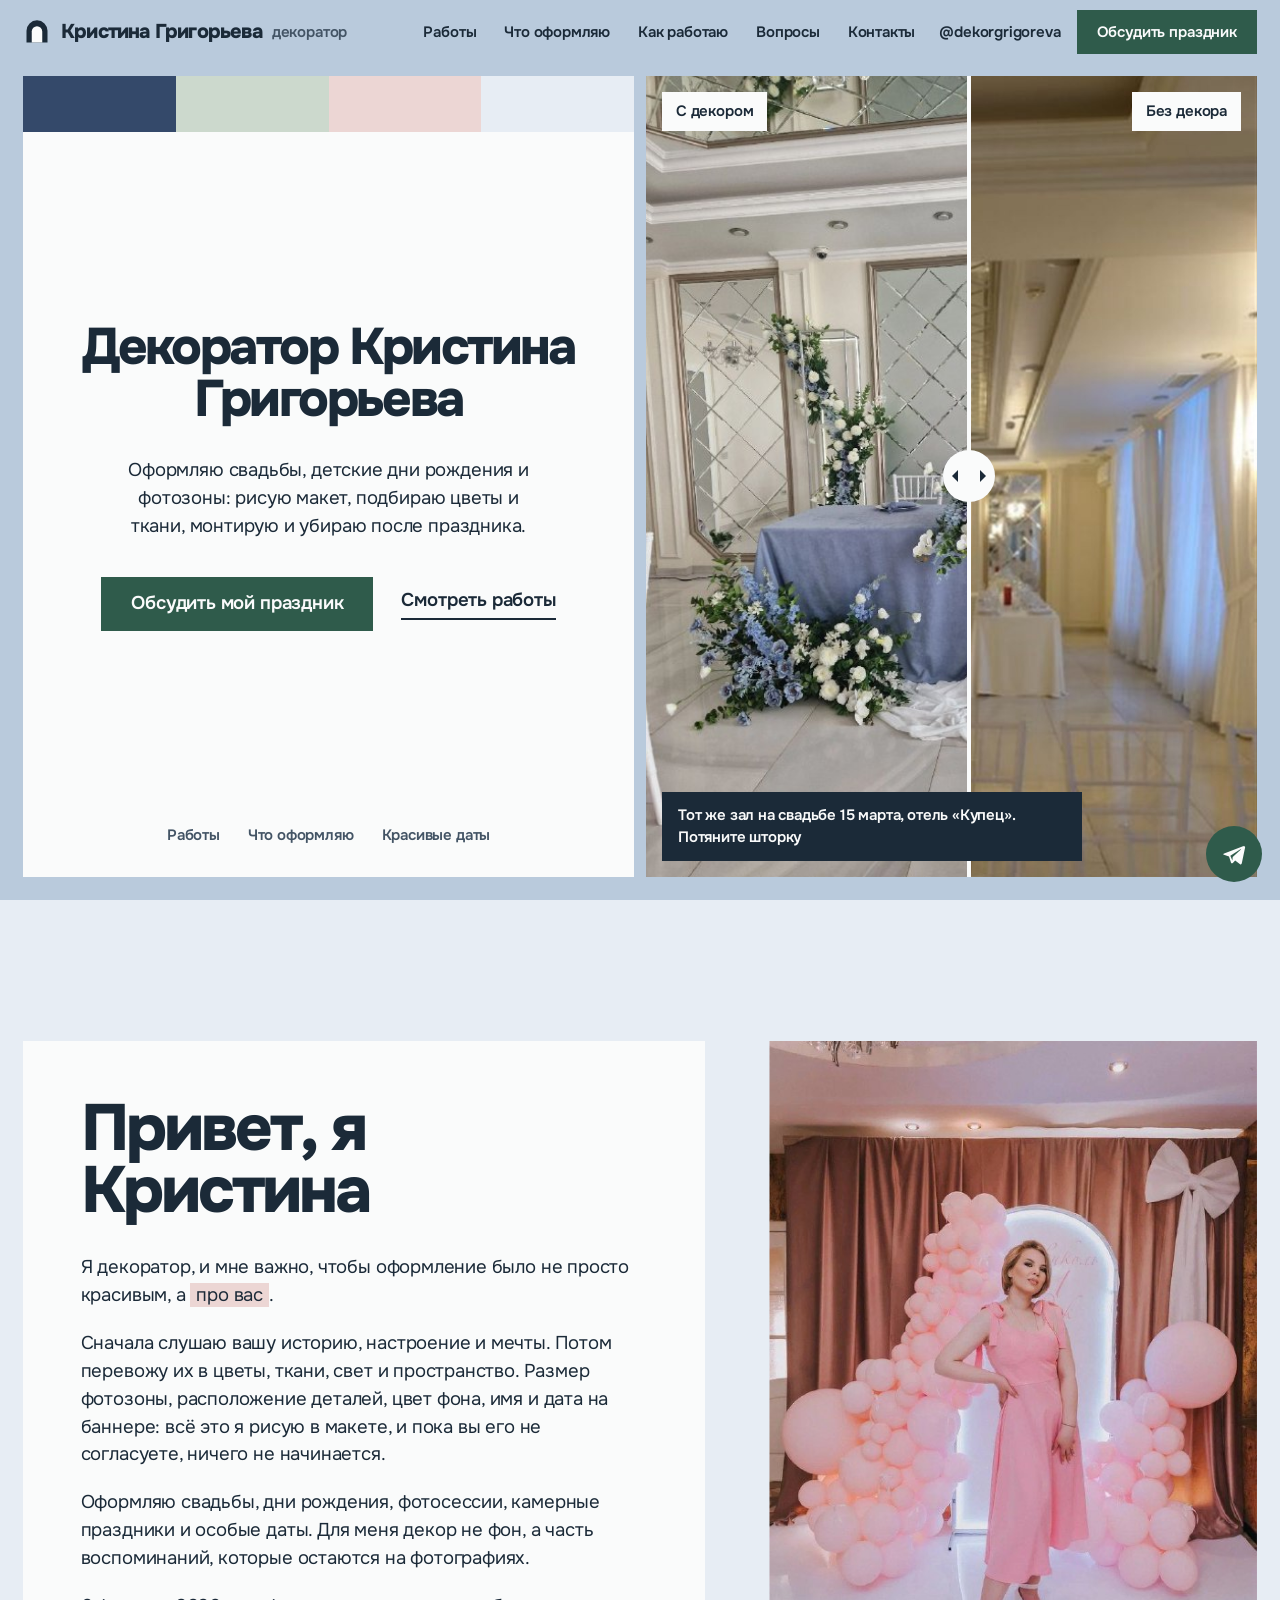
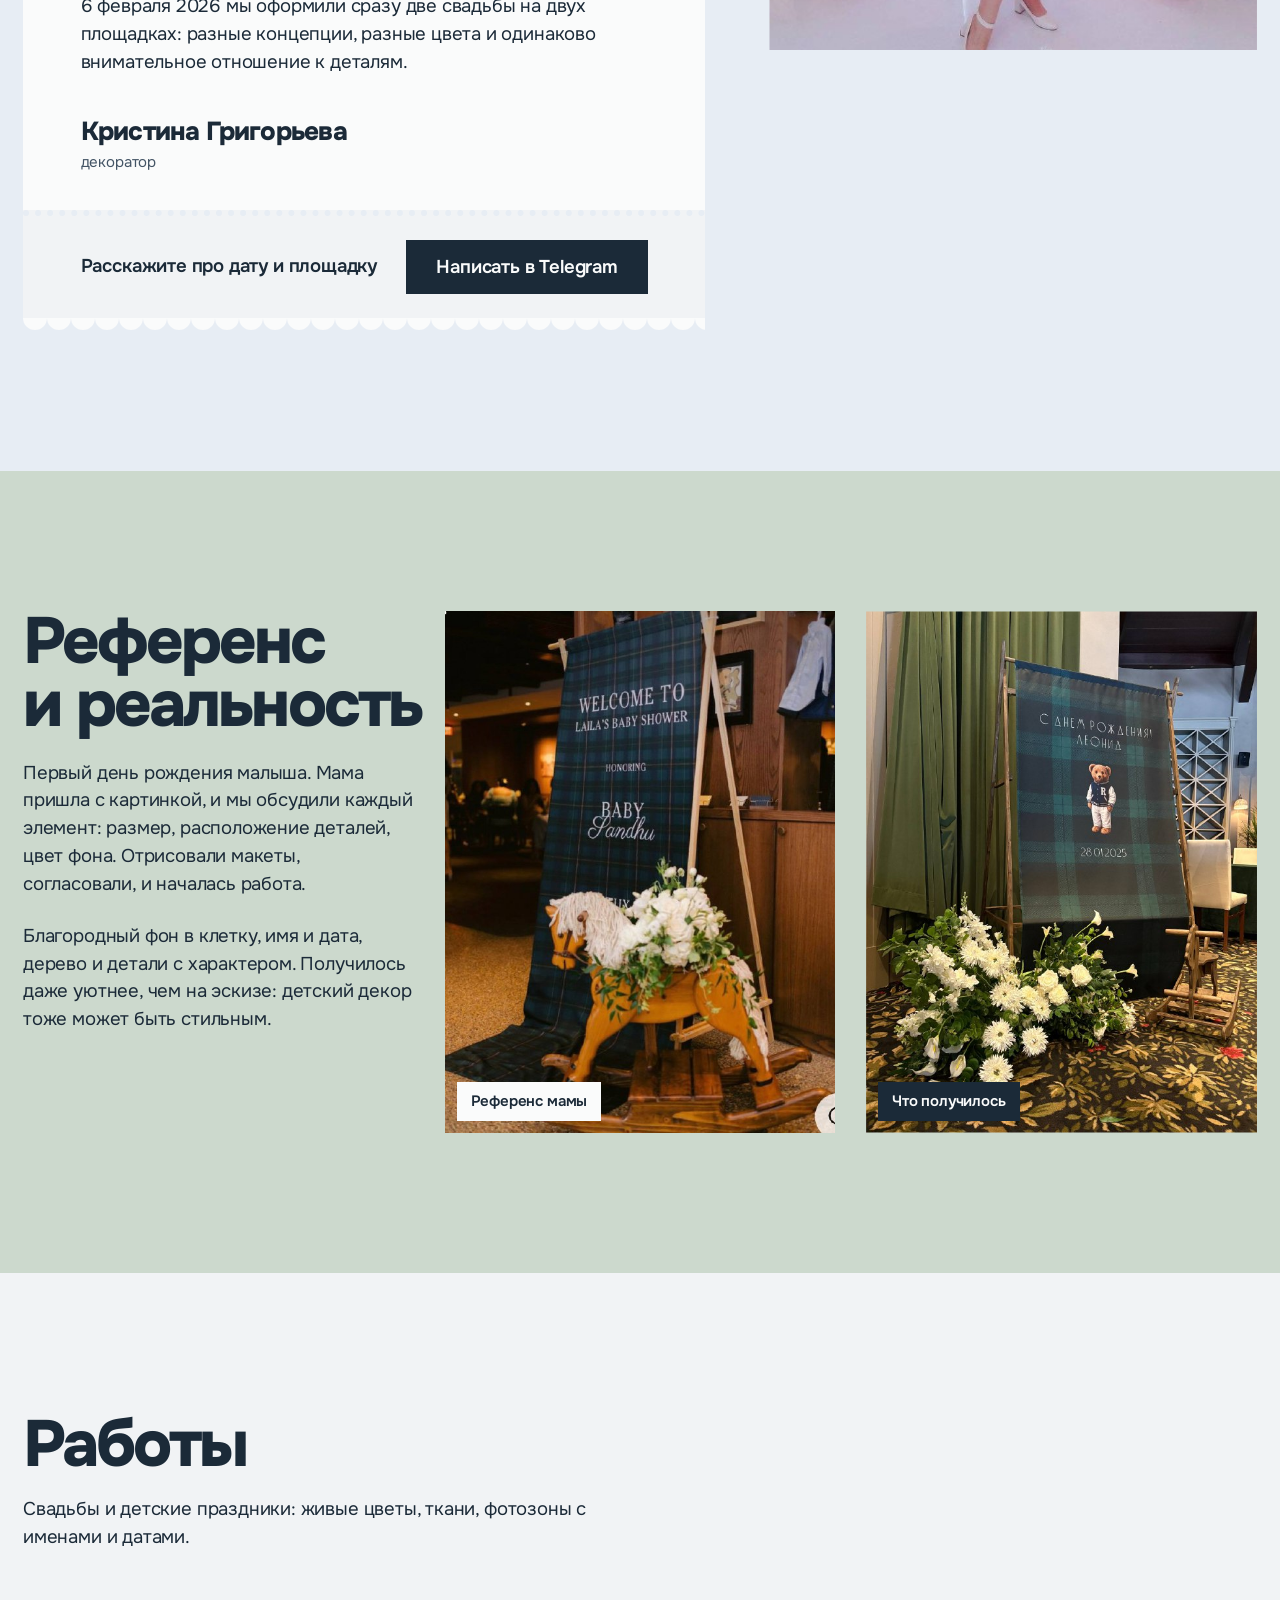
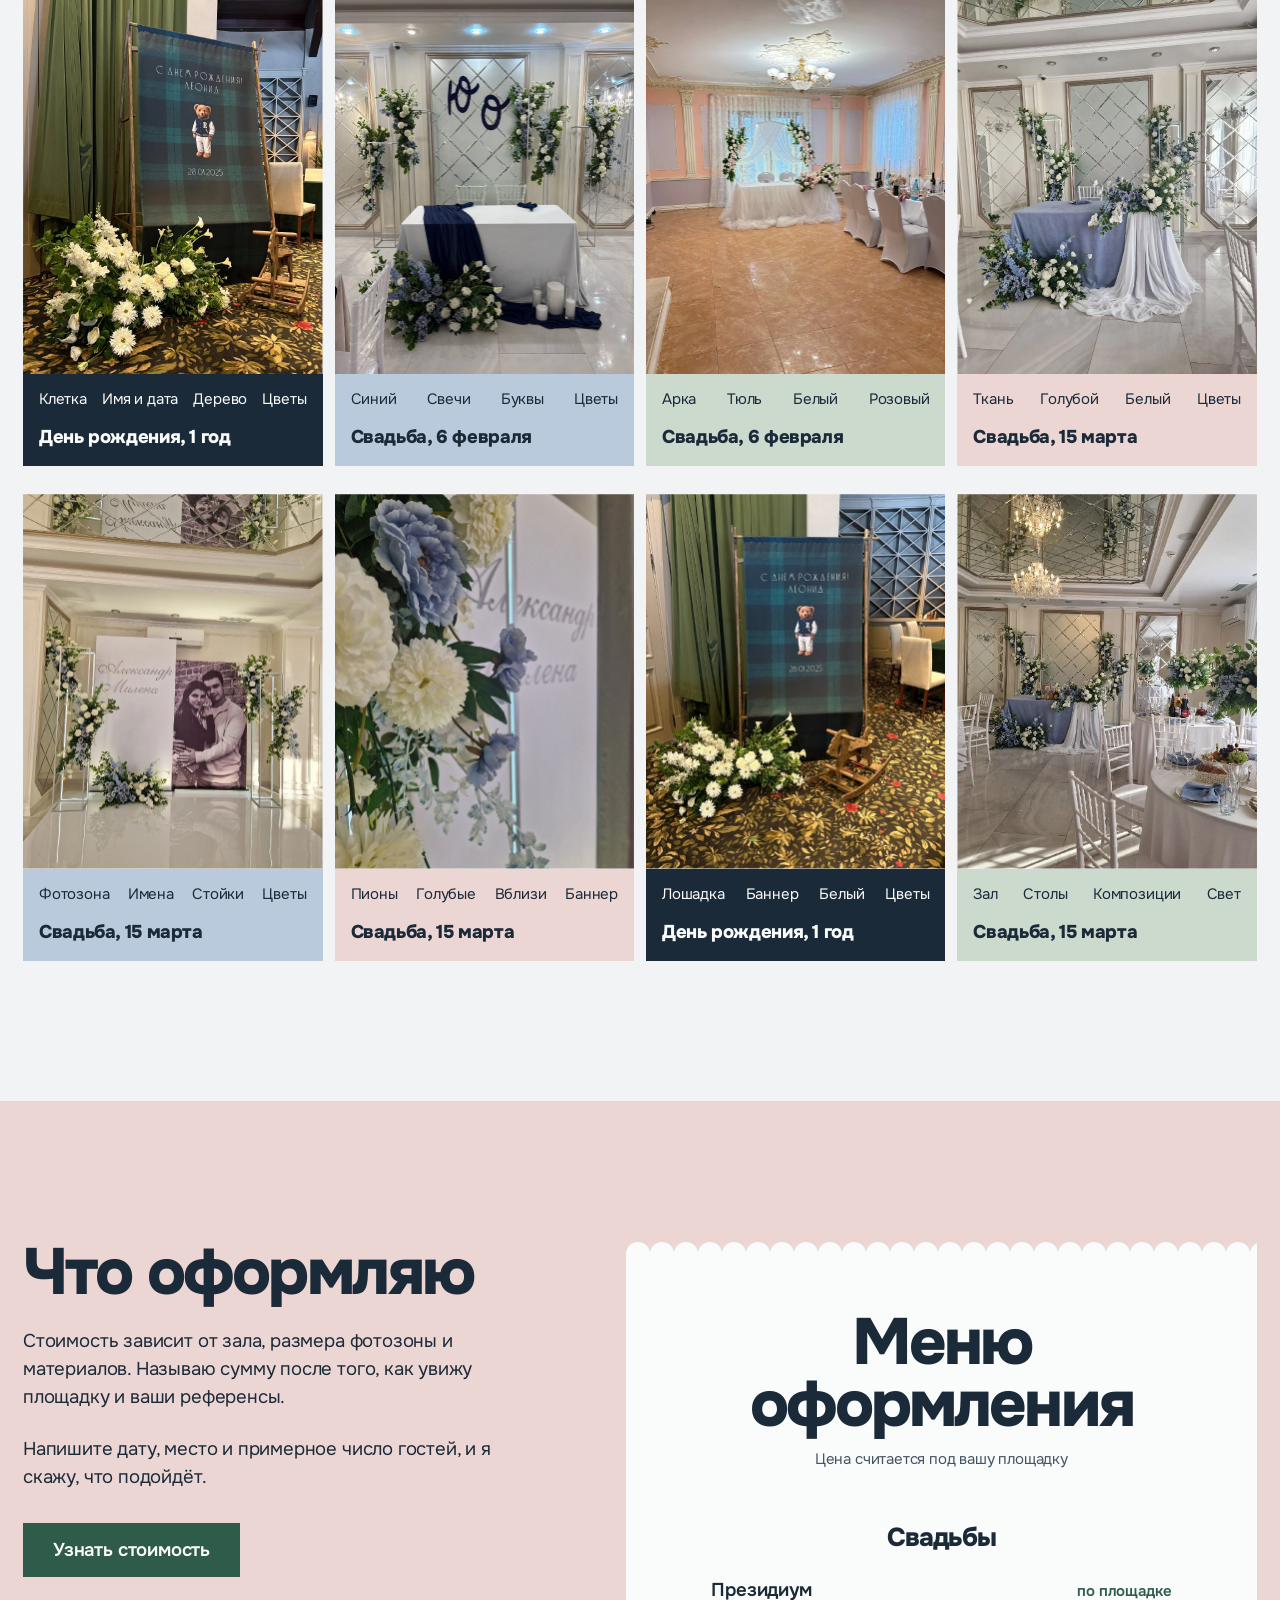
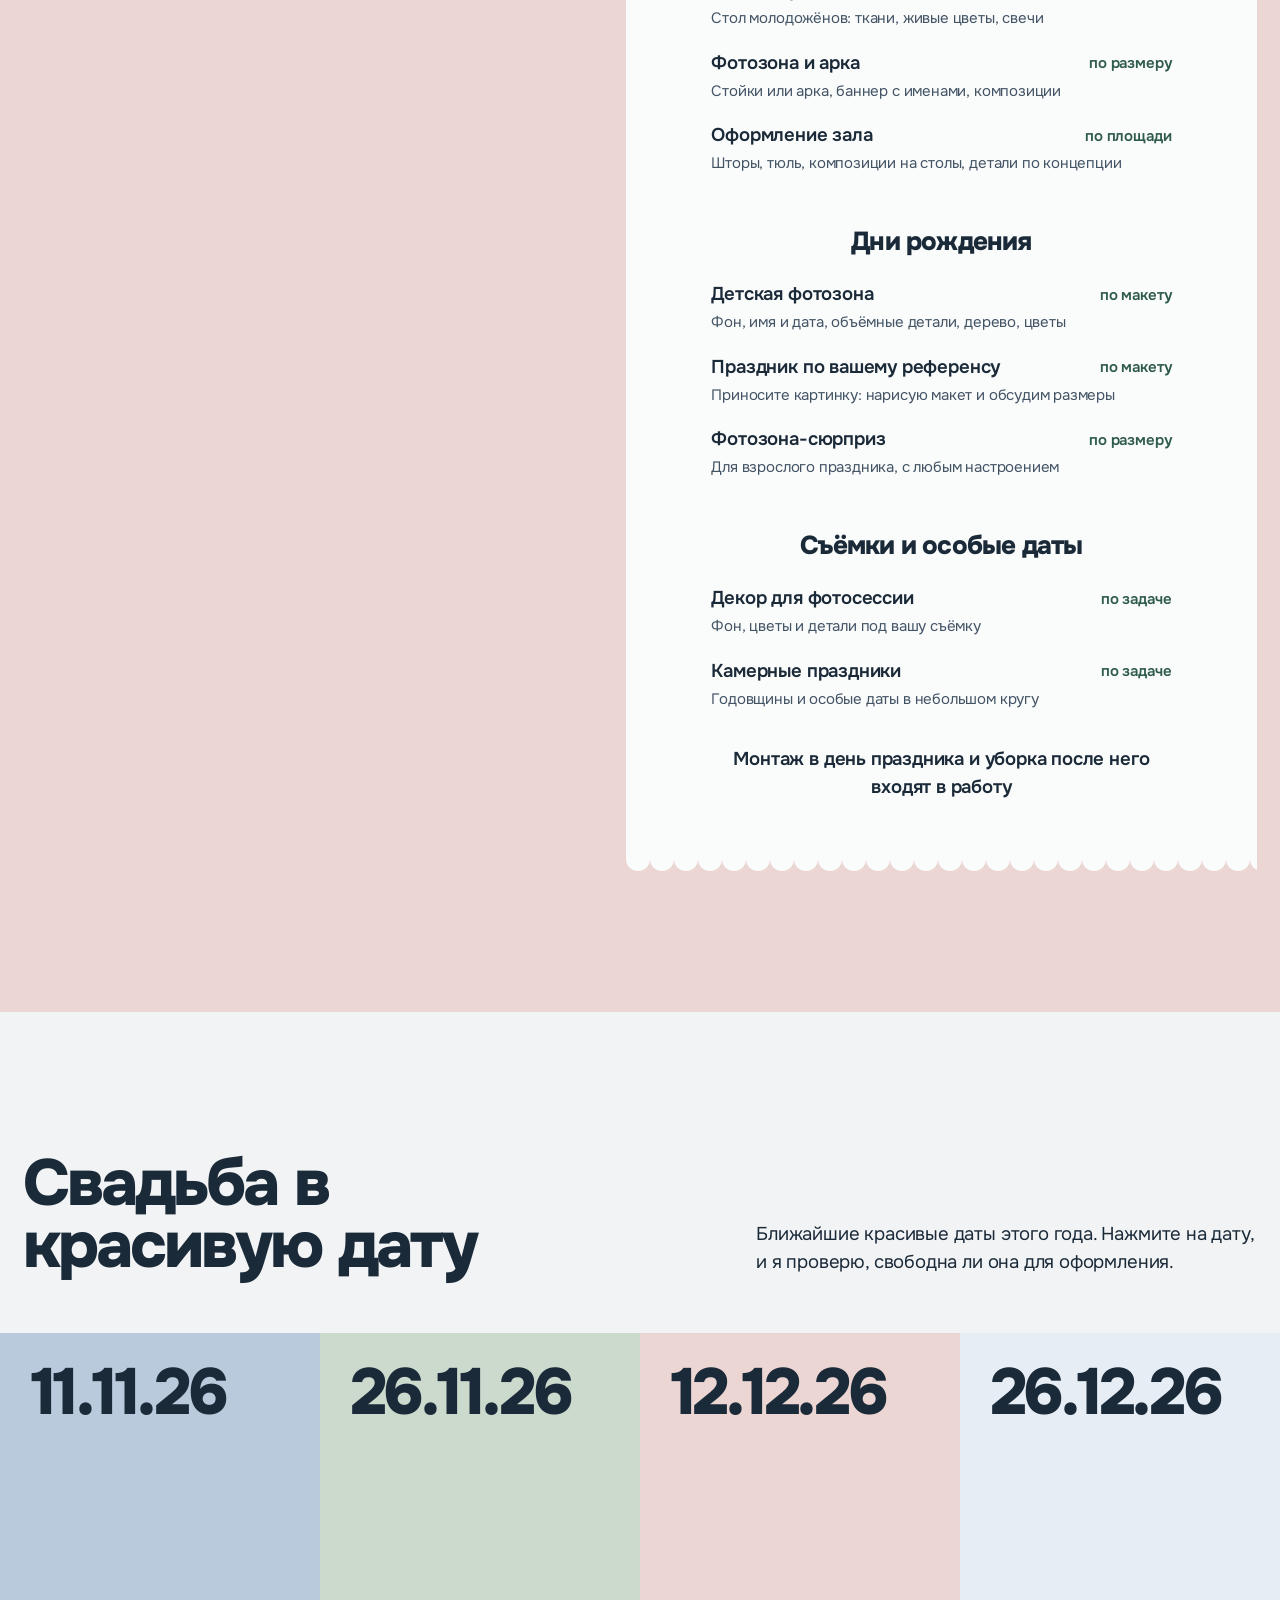
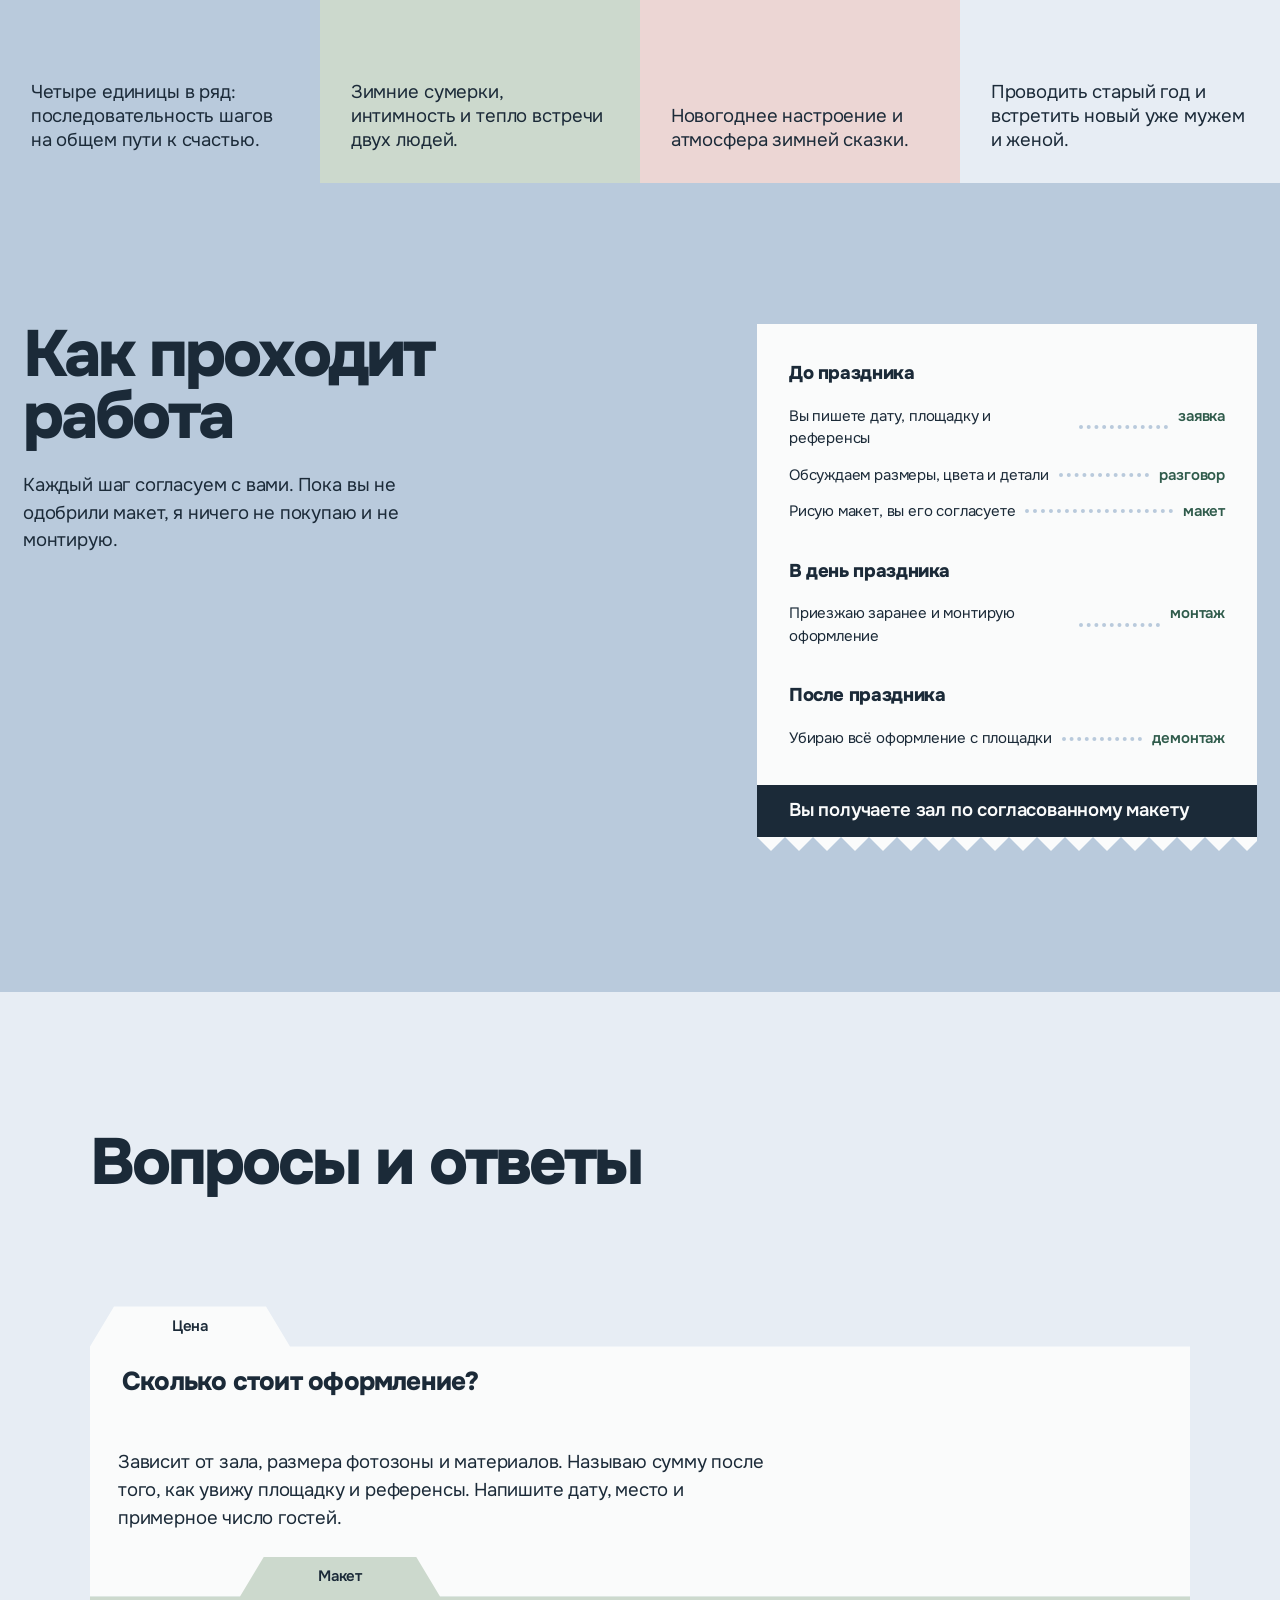
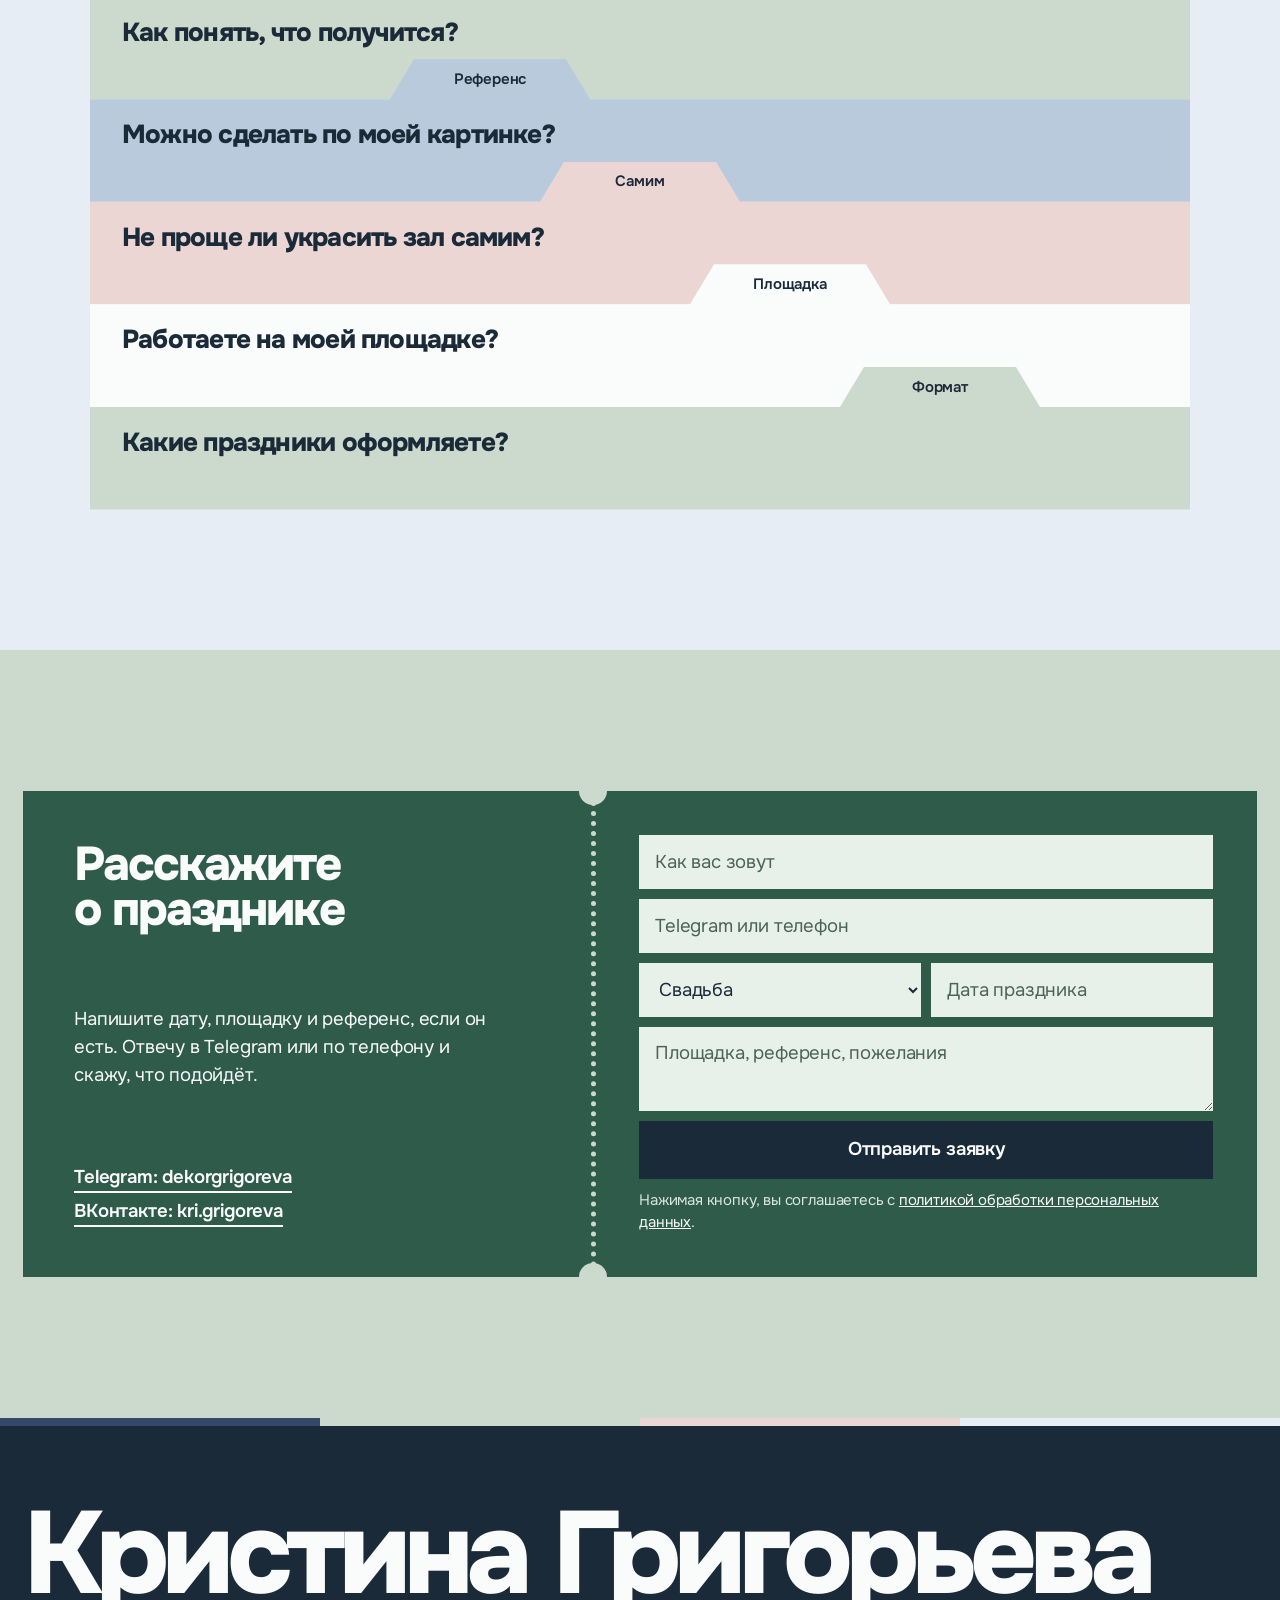
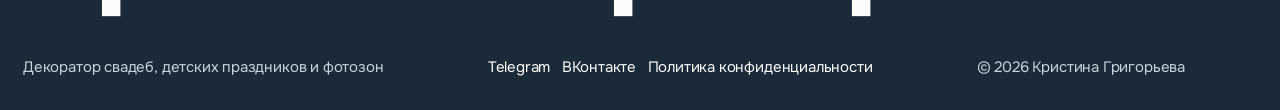
<file: index.html>
<!DOCTYPE html>
<html lang="ru">
<head>
<meta charset="UTF-8">
<meta name="viewport" content="width=device-width, initial-scale=1.0">
<title>Декоратор Кристина Григорьева — оформление свадеб и праздников</title>
<meta name="description" content="Кристина Григорьева — декоратор свадеб, детских дней рождения и фотозон. Рисую макет, подбираю цветы и ткани, монтирую и убираю после праздника.">
<meta property="og:title" content="Декоратор Кристина Григорьева">
<meta property="og:description" content="Оформление свадеб, дней рождения и фотозон: макет, живые цветы, ткани, монтаж и демонтаж.">
<meta property="og:type" content="website">
<meta property="og:image" content="https://murzzsite.github.io/dekor-grigoreva/img/hall-decor.jpg">
<link rel="icon" href="data:image/svg+xml,%3Csvg xmlns='http://www.w3.org/2000/svg' viewBox='0 0 24 24'%3E%3Cpath d='M3 21V11a9 9 0 0 1 18 0v10z' fill='%231B2A38'/%3E%3Cpath d='M7.5 21v-9.5a4.5 4.5 0 0 1 9 0V21z' fill='%23FAF9F6'/%3E%3C/svg%3E">
<link rel="preconnect" href="https://fonts.googleapis.com">
<link rel="preconnect" href="https://fonts.gstatic.com" crossorigin>
<link href="https://fonts.googleapis.com/css2?family=Onest:wght@400;600;800&display=swap" rel="stylesheet">
<link rel="stylesheet" href="styles.css">
<script>document.documentElement.classList.add('js');</script>
</head>
<body>

<header class="header" id="header">
  <div class="header__inner">
    <a href="#top" class="logo" aria-label="Кристина Григорьева, декоратор">
      <svg class="logo__mark" viewBox="0 0 24 24" aria-hidden="true"><path d="M3 21V11a9 9 0 0 1 18 0v10z" fill="currentColor"/><path d="M7.5 21v-9.5a4.5 4.5 0 0 1 9 0V21z" fill="var(--paper)"/></svg>
      <span class="logo__name">Кристина Григорьева</span><span class="logo__suffix">декоратор</span>
    </a>
    <nav class="nav" id="nav" aria-label="Разделы">
      <a href="#works">Работы</a>
      <a href="#services">Что оформляю</a>
      <a href="#process">Как работаю</a>
      <a href="#faq">Вопросы</a>
      <a href="#contact">Контакты</a>
    </nav>
    <div class="header__actions">
      <a href="https://t.me/dekorgrigoreva" class="header__tg" target="_blank" rel="noopener">@dekorgrigoreva</a>
      <a href="#contact" class="btn btn--sm"><span class="btn__text">Обсудить праздник</span></a>
      <button class="burger" id="burger" aria-label="Меню" aria-expanded="false"><span></span><span></span><span></span></button>
    </div>
  </div>
</header>

<main id="top">

  <!-- HERO: открытка-макет рядом с залом -->
  <section class="hero">
    <div class="hero__card">
      <div class="swatches" aria-hidden="true"><span></span><span></span><span></span><span></span></div>
      <div class="hero__body">
        <h1 class="hero__title" data-r>Декоратор Кристина Григорьева</h1>
        <p class="hero__lead" data-r>Оформляю свадьбы, детские дни рождения и фотозоны: рисую макет, подбираю цветы и ткани, монтирую и убираю после праздника.</p>
        <div class="hero__cta" data-r>
          <a href="#contact" class="btn"><span class="btn__text">Обсудить мой праздник</span></a>
          <a href="#works" class="link">Смотреть работы</a>
        </div>
      </div>
      <ul class="hero__links" data-r>
        <li><a href="#works">Работы</a></li>
        <li><a href="#services">Что оформляю</a></li>
        <li><a href="#dates">Красивые даты</a></li>
      </ul>
    </div>

    <figure class="hero__room reveal-cmp" id="cmp" style="--p:100">
      <img class="cmp__img cmp__img--bare" src="img/hall-bare.jpg" width="900" height="1200" alt="Банкетный зал без оформления: столы под белыми скатертями и белые стулья">
      <img class="cmp__img cmp__img--decor" src="img/hall-decor.jpg" width="600" height="800" alt="Тот же банкетный зал с оформлением: стол молодожёнов с голубой тканью и живыми цветами">
      <span class="cmp__tag cmp__tag--l">С декором</span>
      <span class="cmp__tag cmp__tag--r">Без декора</span>
      <span class="cmp__bar" aria-hidden="true"><span class="cmp__knob"></span></span>
      <input class="cmp__range" id="cmpRange" type="range" min="0" max="100" value="100" aria-label="Тот же зал: потяните, чтобы сравнить без декора и с декором">
      <figcaption class="cmp__cap">Тот же зал на свадьбе 15 марта, отель «Купец». Потяните шторку</figcaption>
    </figure>
  </section>

  <!-- ABOUT: письмо -->
  <section class="about" id="about">
    <div class="about__grid">
      <div class="letter" data-r>
        <h2 class="letter__title">Привет, я Кристина</h2>
        <p>Я декоратор, и мне важно, чтобы оформление было не просто красивым, а <mark>про вас</mark>.</p>
        <p>Сначала слушаю вашу историю, настроение и мечты. Потом перевожу их в цветы, ткани, свет и пространство. Размер фотозоны, расположение деталей, цвет фона, имя и дата на баннере: всё это я рисую в макете, и пока вы его не согласуете, ничего не начинается.</p>
        <p>Оформляю свадьбы, дни рождения, фотосессии, камерные праздники и особые даты. Для меня декор не фон, а часть воспоминаний, которые остаются на фотографиях.</p>
        <p>6 февраля 2026 мы оформили сразу две свадьбы на двух площадках: разные концепции, разные цвета и одинаково внимательное отношение к деталям.</p>
        <p class="letter__sign"><strong>Кристина Григорьева</strong><span>декоратор</span></p>
        <div class="letter__tear">
          <span>Расскажите про дату и площадку</span>
          <a href="https://t.me/dekorgrigoreva" target="_blank" rel="noopener" class="btn btn--ink"><span class="btn__text">Написать в Telegram</span></a>
        </div>
      </div>
      <figure class="about__photo curtain" data-r>
        <img src="img/kristina.jpg" width="534" height="800" alt="Кристина Григорьева на фоне арки с розовыми шарами и бантом на шторе" loading="lazy">
      </figure>
    </div>
  </section>

  <!-- CASE: ожидание / реальность -->
  <section class="case" id="case">
    <div class="case__grid">
      <div class="case__text">
        <h2 class="h2" data-r>Референс и&nbsp;реальность</h2>
        <p class="case__p" data-r>Первый день рождения малыша. Мама пришла с картинкой, и мы обсудили каждый элемент: размер, расположение деталей, цвет фона. Отрисовали макеты, согласовали, и началась работа.</p>
        <p class="case__p" data-r>Благородный фон в клетку, имя и дата, дерево и детали с характером. Получилось даже уютнее, чем на эскизе: детский декор тоже может быть стильным.</p>
      </div>
      <figure class="plate plate--ref" data-r>
        <img src="img/ref-mom.jpg" width="705" height="800" alt="Картинка-референс, которую принесла мама именинника: клетчатый баннер с мишкой и лошадкой" loading="lazy">
        <figcaption>Референс мамы</figcaption>
      </figure>
      <figure class="plate plate--real curtain" data-r>
        <img src="img/kids-real.jpg" width="600" height="800" alt="Готовая фотозона: клетчатый баннер с мишкой, именем и датой, деревянная лошадка и белые цветы" loading="lazy">
        <figcaption>Что получилось</figcaption>
      </figure>
    </div>
  </section>

  <!-- WORKS: галерея с ярлыками -->
  <section class="works" id="works">
    <h2 class="h2 works__title" data-r>Работы</h2>
    <p class="works__note" data-r>Свадьбы и детские праздники: живые цветы, ткани, фотозоны с именами и датами.</p>
    <ul class="tiles">
      <li class="tile tile--a">
        <div class="tile__pic curtain" data-r><img src="img/kids-real.jpg" width="600" height="800" alt="Детская фотозона с клетчатым баннером и белыми цветами" loading="lazy"></div>
        <div class="tile__strip"><p class="tile__row"><span>Клетка</span><span>Имя и дата</span><span>Дерево</span><span>Цветы</span></p><p class="tile__row tile__row--b"><strong>День рождения, 1 год</strong></p></div>
      </li>
      <li class="tile tile--b">
        <div class="tile__pic curtain" data-r><img src="img/wed-navy.jpg" width="600" height="800" alt="Президиум свадьбы в синей гамме со свечами, монограммой из букв и цветами" loading="lazy"></div>
        <div class="tile__strip"><p class="tile__row"><span>Синий</span><span>Свечи</span><span>Буквы</span><span>Цветы</span></p><p class="tile__row tile__row--b"><strong>Свадьба, 6 февраля</strong></p></div>
      </li>
      <li class="tile tile--c">
        <div class="tile__pic curtain" data-r><img src="img/wed-pink.jpg" width="600" height="800" alt="Свадебный зал в розовых тонах с цветочной аркой у окна и столом молодожёнов" loading="lazy"></div>
        <div class="tile__strip"><p class="tile__row"><span>Арка</span><span>Тюль</span><span>Белый</span><span>Розовый</span></p><p class="tile__row tile__row--b"><strong>Свадьба, 6 февраля</strong></p></div>
      </li>
      <li class="tile tile--d">
        <div class="tile__pic curtain" data-r><img src="img/hall-decor.jpg" width="600" height="800" alt="Стол молодожёнов с голубой тканью, белыми и синими цветами у зеркальной стены" loading="lazy"></div>
        <div class="tile__strip"><p class="tile__row"><span>Ткань</span><span>Голубой</span><span>Белый</span><span>Цветы</span></p><p class="tile__row tile__row--b"><strong>Свадьба, 15 марта</strong></p></div>
      </li>
      <li class="tile tile--b">
        <div class="tile__pic curtain" data-r><img src="img/wed-photozone.jpg" width="600" height="800" alt="Свадебная фотозона с именами молодожёнов на баннере и цветочными стойками" loading="lazy"></div>
        <div class="tile__strip"><p class="tile__row"><span>Фотозона</span><span>Имена</span><span>Стойки</span><span>Цветы</span></p><p class="tile__row tile__row--b"><strong>Свадьба, 15 марта</strong></p></div>
      </li>
      <li class="tile tile--d">
        <div class="tile__pic curtain" data-r><img src="img/wed-peony.jpg" width="600" height="800" alt="Крупный план: белые пионы и голубые цветы у свадебного баннера" loading="lazy"></div>
        <div class="tile__strip"><p class="tile__row"><span>Пионы</span><span>Голубые</span><span>Вблизи</span><span>Баннер</span></p><p class="tile__row tile__row--b"><strong>Свадьба, 15 марта</strong></p></div>
      </li>
      <li class="tile tile--a">
        <div class="tile__pic curtain" data-r><img src="img/kids-horse.jpg" width="600" height="800" alt="Деревянная лошадка у клетчатого баннера и белых цветов" loading="lazy"></div>
        <div class="tile__strip"><p class="tile__row"><span>Лошадка</span><span>Баннер</span><span>Белый</span><span>Цветы</span></p><p class="tile__row tile__row--b"><strong>День рождения, 1 год</strong></p></div>
      </li>
      <li class="tile tile--c">
        <div class="tile__pic curtain" data-r><img src="img/wed-hall.jpg" width="800" height="600" alt="Банкетный зал с оформленным столом, цветочными композициями и круглыми столами" loading="lazy"></div>
        <div class="tile__strip"><p class="tile__row"><span>Зал</span><span>Столы</span><span>Композиции</span><span>Свет</span></p><p class="tile__row tile__row--b"><strong>Свадьба, 15 марта</strong></p></div>
      </li>
    </ul>
  </section>

  <!-- SERVICES: меню -->
  <section class="services" id="services">
    <div class="services__grid">
      <div class="services__text">
        <h2 class="h2" data-r>Что оформляю</h2>
        <p class="services__p" data-r>Стоимость зависит от зала, размера фотозоны и материалов. Называю сумму после того, как увижу площадку и ваши референсы.</p>
        <p class="services__p" data-r>Напишите дату, место и примерное число гостей, и я скажу, что подойдёт.</p>
        <a href="#contact" class="btn" data-r><span class="btn__text">Узнать стоимость</span></a>
      </div>
      <div class="sheet" data-r>
        <div class="sheet__in">
          <h3 class="sheet__name">Меню оформления</h3>
          <p class="sheet__note">Цена считается под вашу площадку</p>
          <div class="sheet__group">
            <h4>Свадьбы</h4>
            <dl>
              <div class="item"><dt>Президиум</dt><dd>по площадке</dd><dd class="item__d">Стол молодожёнов: ткани, живые цветы, свечи</dd></div>
              <div class="item"><dt>Фотозона и арка</dt><dd>по размеру</dd><dd class="item__d">Стойки или арка, баннер с именами, композиции</dd></div>
              <div class="item"><dt>Оформление зала</dt><dd>по площади</dd><dd class="item__d">Шторы, тюль, композиции на столы, детали по концепции</dd></div>
            </dl>
          </div>
          <div class="sheet__group">
            <h4>Дни рождения</h4>
            <dl>
              <div class="item"><dt>Детская фотозона</dt><dd>по макету</dd><dd class="item__d">Фон, имя и дата, объёмные детали, дерево, цветы</dd></div>
              <div class="item"><dt>Праздник по вашему референсу</dt><dd>по макету</dd><dd class="item__d">Приносите картинку: нарисую макет и обсудим размеры</dd></div>
              <div class="item"><dt>Фотозона-сюрприз</dt><dd>по размеру</dd><dd class="item__d">Для взрослого праздника, с любым настроением</dd></div>
            </dl>
          </div>
          <div class="sheet__group">
            <h4>Съёмки и особые даты</h4>
            <dl>
              <div class="item"><dt>Декор для фотосессии</dt><dd>по задаче</dd><dd class="item__d">Фон, цветы и детали под вашу съёмку</dd></div>
              <div class="item"><dt>Камерные праздники</dt><dd>по задаче</dd><dd class="item__d">Годовщины и особые даты в небольшом кругу</dd></div>
            </dl>
          </div>
          <p class="sheet__foot">Монтаж в день праздника и уборка после него<br>входят в работу</p>
        </div>
      </div>
    </div>
  </section>

  <!-- DATES: красивые даты -->
  <section class="dates" id="dates">
    <div class="dates__head">
      <h2 class="h2" data-r>Свадьба в красивую дату</h2>
      <p class="dates__p" data-r>Ближайшие красивые даты этого года. Нажмите на дату, и я проверю, свободна ли она для оформления.</p>
    </div>
    <div class="dates__row" role="list">
      <button type="button" class="dt dt--a" data-date="11.11.2026" role="listitem" data-r>
        <span class="dt__num">11.11.26</span>
        <span class="dt__txt">Четыре единицы в ряд: последовательность шагов на общем пути к счастью.</span>
      </button>
      <button type="button" class="dt dt--b" data-date="26.11.2026" role="listitem" data-r>
        <span class="dt__num">26.11.26</span>
        <span class="dt__txt">Зимние сумерки, интимность и тепло встречи двух людей.</span>
      </button>
      <button type="button" class="dt dt--c" data-date="12.12.2026" role="listitem" data-r>
        <span class="dt__num">12.12.26</span>
        <span class="dt__txt">Новогоднее настроение и атмосфера зимней сказки.</span>
      </button>
      <button type="button" class="dt dt--d" data-date="26.12.2026" role="listitem" data-r>
        <span class="dt__num">26.12.26</span>
        <span class="dt__txt">Проводить старый год и встретить новый уже мужем и женой.</span>
      </button>
    </div>
  </section>

  <!-- PROCESS: квитанция -->
  <section class="process" id="process">
    <div class="process__grid">
      <div class="process__text">
        <h2 class="h2" data-r>Как проходит работа</h2>
        <p class="process__p" data-r>Каждый шаг согласуем с вами. Пока вы не одобрили макет, я ничего не покупаю и не монтирую.</p>
      </div>
      <div class="slip" data-r>
        <div class="slip__in">
          <h3 class="slip__h">До праздника</h3>
          <p class="slip__row"><span>Вы пишете дату, площадку и референсы</span><i></i><b>заявка</b></p>
          <p class="slip__row"><span>Обсуждаем размеры, цвета и детали</span><i></i><b>разговор</b></p>
          <p class="slip__row"><span>Рисую макет, вы его согласуете</span><i></i><b>макет</b></p>
          <h3 class="slip__h">В день праздника</h3>
          <p class="slip__row"><span>Приезжаю заранее и монтирую оформление</span><i></i><b>монтаж</b></p>
          <h3 class="slip__h">После праздника</h3>
          <p class="slip__row"><span>Убираю всё оформление с площадки</span><i></i><b>демонтаж</b></p>
          <p class="slip__total"><span>Вы получаете зал по согласованному макету</span></p>
        </div>
      </div>
    </div>
  </section>

  <!-- FAQ: карточки -->
  <section class="faq" id="faq">
    <h2 class="h2 faq__title" data-r>Вопросы и ответы</h2>
    <div class="cards" id="cards">
      <details class="card card--a" name="faq" open>
        <summary><span class="card__tab">Цена</span><span class="card__q">Сколько стоит оформление?</span></summary>
        <div class="card__a"><p>Зависит от зала, размера фотозоны и материалов. Называю сумму после того, как увижу площадку и референсы. Напишите дату, место и примерное число гостей.</p></div>
      </details>
      <details class="card card--b" name="faq">
        <summary><span class="card__tab">Макет</span><span class="card__q">Как понять, что получится?</span></summary>
        <div class="card__a"><p>Перед работой рисую макет: размеры, расположение деталей, цвет фона. Начинаю только после вашего согласования.</p></div>
      </details>
      <details class="card card--c" name="faq">
        <summary><span class="card__tab">Референс</span><span class="card__q">Можно сделать по моей картинке?</span></summary>
        <div class="card__a"><p>Да. Мама именинника пришла с картинкой, мы разобрали каждый элемент и воплотили её в жизнь. Получилось даже уютнее, чем на эскизе.</p></div>
      </details>
      <details class="card card--d" name="faq">
        <summary><span class="card__tab">Самим</span><span class="card__q">Не проще ли украсить зал самим?</span></summary>
        <div class="card__a"><p>Красивые материалы стоят недёшево. Нужно приехать заранее и привезти всё, а для фотозоны понадобится большая машина или несколько. После банкета кому-то придётся убирать, а купленное ещё нужно куда-то деть. И готовый результат обычно отличается от задуманного.</p></div>
      </details>
      <details class="card card--a" name="faq">
        <summary><span class="card__tab">Площадка</span><span class="card__q">Работаете на моей площадке?</span></summary>
        <div class="card__a"><p>Приезжаю в ресторан, отель или банкетный зал и подбираю оформление под интерьер. Напишите, где пройдёт праздник.</p></div>
      </details>
      <details class="card card--b" name="faq">
        <summary><span class="card__tab">Формат</span><span class="card__q">Какие праздники оформляете?</span></summary>
        <div class="card__a"><p>Свадьбы, дни рождения, фотосессии, камерные праздники и особые даты.</p></div>
      </details>
    </div>
  </section>

  <!-- CONTACT: купон -->
  <section class="contact" id="contact">
    <div class="coupon" data-r>
      <div class="coupon__l">
        <h2 class="coupon__h">Расскажите о&nbsp;празднике</h2>
        <p class="coupon__p">Напишите дату, площадку и референс, если он есть. Отвечу в Telegram или по телефону и скажу, что подойдёт.</p>
        <ul class="coupon__links">
          <li><a href="https://t.me/dekorgrigoreva" target="_blank" rel="noopener">Telegram: dekorgrigoreva</a></li>
          <li><a href="https://vk.ru/kri.grigoreva" target="_blank" rel="noopener">ВКонтакте: kri.grigoreva</a></li>
        </ul>
      </div>
      <form id="leadForm" class="coupon__form" novalidate>
        <input type="text" name="_gotcha" style="display:none" tabindex="-1" autocomplete="off">
        <label class="sr" for="f-name">Имя</label>
        <input id="f-name" type="text" name="name" placeholder="Как вас зовут" autocomplete="name" required>
        <label class="sr" for="f-contact">Как с вами связаться</label>
        <input id="f-contact" type="text" name="contact" placeholder="Telegram или телефон" autocomplete="tel" required>
        <div class="coupon__two">
          <label class="sr" for="f-event">Какой праздник</label>
          <select id="f-event" name="event">
            <option value="Свадьба">Свадьба</option>
            <option value="День рождения">День рождения</option>
            <option value="Фотозона или съёмка">Фотозона или съёмка</option>
            <option value="Другое">Другое</option>
          </select>
          <label class="sr" for="f-date">Дата праздника</label>
          <input id="f-date" type="text" name="date" placeholder="Дата праздника">
        </div>
        <label class="sr" for="f-comment">Площадка и пожелания</label>
        <textarea id="f-comment" name="comment" rows="2" placeholder="Площадка, референс, пожелания"></textarea>
        <button type="submit" class="coupon__btn">Отправить заявку</button>
        <p class="coupon__hint">Нажимая кнопку, вы соглашаетесь с <a href="privacy.html">политикой обработки персональных данных</a>.</p>
      </form>
    </div>
  </section>

</main>

<footer class="footer">
  <div class="swatches swatches--foot" aria-hidden="true"><span></span><span></span><span></span><span></span></div>
  <div class="footer__in">
    <p class="footer__big" data-r>Кристина Григорьева</p>
    <div class="footer__row">
      <p>Декоратор свадеб, детских праздников и фотозон</p>
      <p><a href="https://t.me/dekorgrigoreva" target="_blank" rel="noopener">Telegram</a> &nbsp; <a href="https://vk.ru/kri.grigoreva" target="_blank" rel="noopener">ВКонтакте</a> &nbsp; <a href="privacy.html">Политика конфиденциальности</a></p>
      <p>© <span id="year">2026</span> Кристина Григорьева</p>
    </div>
  </div>
</footer>

<a href="https://t.me/dekorgrigoreva" class="fab" target="_blank" rel="noopener" aria-label="Написать в Telegram">
  <svg viewBox="0 0 24 24" aria-hidden="true"><path d="M21.5 4.3 2.9 11.5c-.9.4-.9 1.1-.2 1.3l4.7 1.5 1.8 5.5c.2.6.4.8.8.8.4 0 .6-.2.9-.4l2.2-2.1 4.5 3.3c.8.5 1.4.2 1.6-.8l3-14.3c.3-1.2-.4-1.8-1.7-1.2zM8.6 13.6l9.3-5.9c.4-.3.8-.1.5.2l-7.6 6.9-.3 3.2-1.9-4.4z" fill="currentColor"/></svg>
</a>

<script src="script.js"></script>
</body>
</html>
</file>
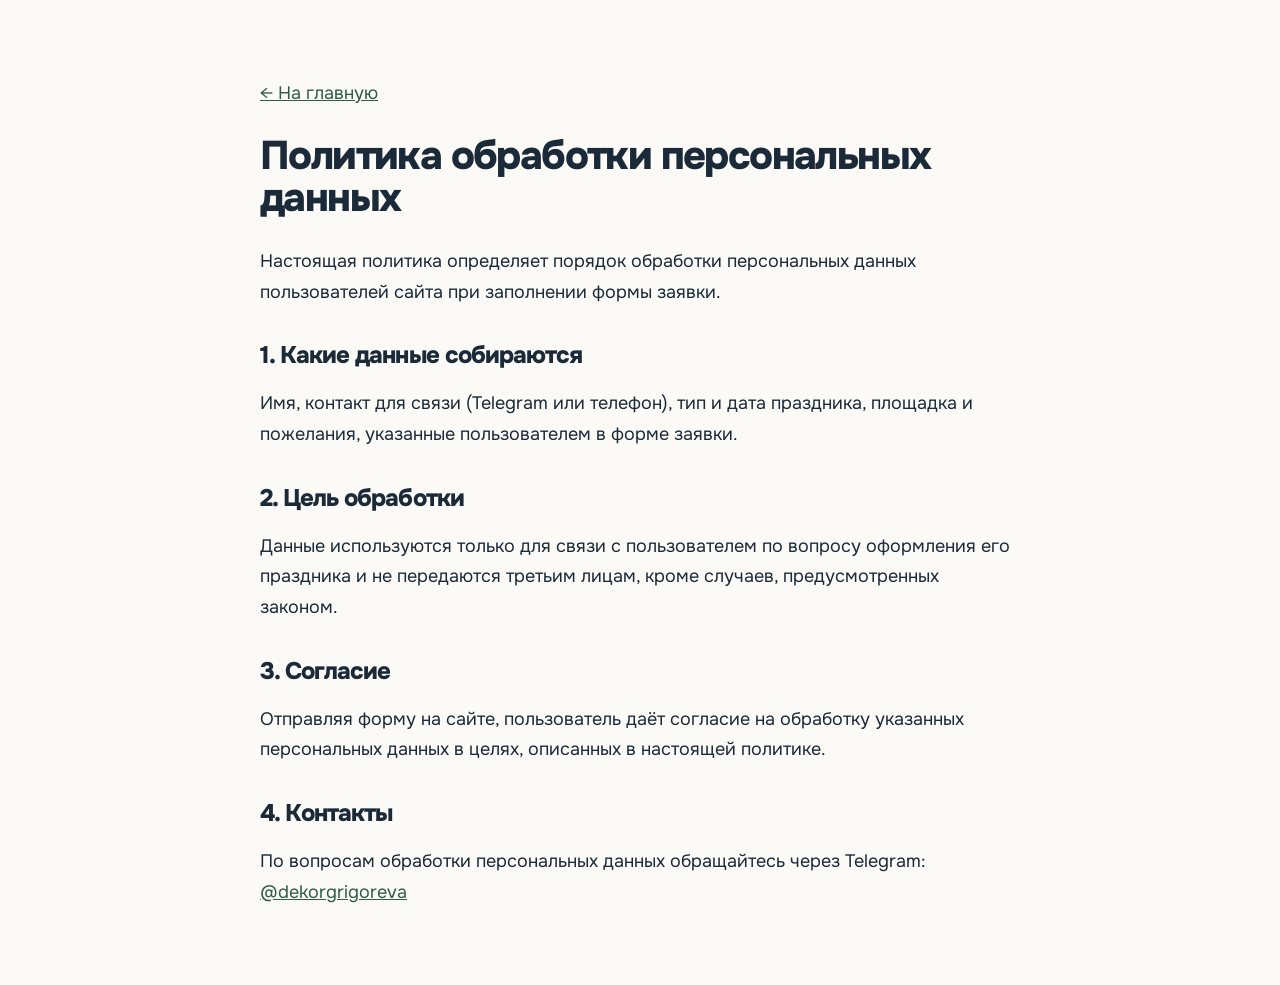
<file: privacy.html>
<!DOCTYPE html>
<html lang="ru">
<head>
<meta charset="UTF-8">
<meta name="viewport" content="width=device-width, initial-scale=1.0">
<title>Политика конфиденциальности — Кристина Григорьева</title>
<link href="https://fonts.googleapis.com/css2?family=Onest:wght@400;600;800&display=swap" rel="stylesheet">
<style>
  body{font-family:'Onest',Arial,sans-serif;max-width:760px;margin:0 auto;padding:60px 24px;color:#1B2A38;line-height:1.7;background:#FBFAF7;font-size:18px}
  h1,h2{font-weight:800;letter-spacing:-0.04em;line-height:1.05}
  h1{font-size:40px}
  h2{font-size:24px;margin-top:36px}
  a{color:#2F5B4B}
</style>
</head>
<body>
  <p><a href="index.html">← На главную</a></p>
  <h1>Политика обработки персональных данных</h1>
  <p>Настоящая политика определяет порядок обработки персональных данных пользователей сайта при заполнении формы заявки.</p>
  <h2>1. Какие данные собираются</h2>
  <p>Имя, контакт для связи (Telegram или телефон), тип и дата праздника, площадка и пожелания, указанные пользователем в форме заявки.</p>
  <h2>2. Цель обработки</h2>
  <p>Данные используются только для связи с пользователем по вопросу оформления его праздника и не передаются третьим лицам, кроме случаев, предусмотренных законом.</p>
  <h2>3. Согласие</h2>
  <p>Отправляя форму на сайте, пользователь даёт согласие на обработку указанных персональных данных в целях, описанных в настоящей политике.</p>
  <h2>4. Контакты</h2>
  <p>По вопросам обработки персональных данных обращайтесь через Telegram: <a href="https://t.me/dekorgrigoreva" target="_blank" rel="noopener">@dekorgrigoreva</a></p>
</body>
</html>
</file>
<file: styles.css>
/* Декоратор Кристина Григорьева — страница как печатный макет.
   Шрифт Onest (кириллица), цвета взяты из её работ: дельфиниум, эвкалипт, пудра, слоновая бумага. */

:root {
  --mist: #E7EDF4;
  --blue: #B9CADC;
  --sage: #CCD9CD;
  --blush: #ECD6D4;
  --paper: #FAFBFB;
  --paper-2: #F1F3F5;
  --ink: #1B2A38;
  --muted: #435465;
  --accent: #2F5B4B;
  --accent-d: #234538;

  --font: 'Onest', system-ui, -apple-system, 'Segoe UI', Arial, sans-serif;
  --step-small: 15px;
  --step-body: clamp(17px, 16px + 0.2vw, 19px);
  --step-lead: clamp(20px, 18px + 0.7vw, 26px);
  --step-head: clamp(34px, 1.2rem + 3.6vw, 68px);
  --step-display: clamp(27px, 1.05rem + 2.7vw, 64px);

  --gap: 12px;
  --m: clamp(20px, 1.8vw, 28px);
  --hh: 64px;
  --ease: cubic-bezier(.2, .7, .1, 1);
}

*, *::before, *::after { box-sizing: border-box; }
html { scroll-behavior: smooth; -webkit-text-size-adjust: 100%; }
body {
  margin: 0;
  background: var(--paper-2);
  color: var(--ink);
  font-family: var(--font);
  font-size: var(--step-body);
  font-weight: 400;
  line-height: 1.5;
  letter-spacing: -0.01em;
  -webkit-font-smoothing: antialiased;
  overflow-x: hidden;
}
img { display: block; max-width: 100%; height: auto; }
a { color: inherit; }
ul, dl, dd, figure, h1, h2, h3, h4, p { margin: 0; padding: 0; }
ul { list-style: none; }
section[id] { scroll-margin-top: var(--hh); }
::selection { background: var(--ink); color: var(--paper); }
:focus-visible { outline: 3px solid var(--accent); outline-offset: 3px; }
.sr { position: absolute; width: 1px; height: 1px; overflow: hidden; clip: rect(0 0 0 0); white-space: nowrap; }

.h2 {
  font-size: var(--step-head);
  font-weight: 800;
  letter-spacing: -0.045em;
  line-height: 0.95;
  text-wrap: balance;
}

/* ---------- кнопки ---------- */
.btn {
  display: inline-flex; align-items: center; justify-content: center;
  min-height: 54px; padding: 0 30px;
  background: var(--accent); color: var(--paper);
  font: 600 var(--step-body)/1 var(--font); letter-spacing: -0.01em;
  text-decoration: none; border: 0; cursor: pointer;
  transition: background-color .25s var(--ease), transform .25s var(--ease);
}
.btn:hover { background: var(--accent-d); transform: translateY(-2px); }
.btn:active { transform: translateY(0) scale(.98); }
.btn--sm { min-height: 44px; padding: 0 20px; font-size: var(--step-small); }
.btn--ink { background: var(--ink); }
.btn--ink:hover { background: #0f1a24; }
.link {
  font-weight: 600; text-decoration: none;
  border-bottom: 2px solid currentColor;
  padding-bottom: 3px; transition: border-color .3s var(--ease), transform .3s var(--ease);
}
.link:hover { border-bottom-color: transparent; transform: translateY(-1px); }

/* ---------- шапка ---------- */
.header {
  position: sticky; top: 0; z-index: 50; height: var(--hh);
  background: var(--blue);
  transition: background-color .3s var(--ease);
}
.header.scrolled { background: var(--paper); }
.header__inner {
  height: 100%; padding: 0 var(--m);
  display: flex; align-items: center; gap: 24px; min-width: 0;
}
.logo { display: flex; align-items: center; gap: 10px; text-decoration: none; flex-shrink: 0; color: var(--ink); }
.logo__mark { width: 28px; height: 28px; }
.logo__name { font-weight: 800; letter-spacing: -0.04em; font-size: 20px; white-space: nowrap; }
.logo__suffix { font-size: var(--step-small); color: var(--muted); font-weight: 600; white-space: nowrap; }
.nav { display: flex; gap: 28px; margin-left: auto; }
.nav a { font-size: var(--step-small); font-weight: 600; text-decoration: none; white-space: nowrap; padding: 6px 0; transition: opacity .2s; }
.nav a:hover { opacity: .6; }
.header__actions { display: flex; align-items: center; gap: 16px; flex-shrink: 0; }
.header__tg { font-size: var(--step-small); font-weight: 600; text-decoration: none; white-space: nowrap; }
.header__tg:hover { text-decoration: underline; }
.burger { display: none; width: 44px; height: 44px; border: 0; background: transparent; cursor: pointer; padding: 0; position: relative; }
.burger span { position: absolute; left: 10px; right: 10px; height: 2px; background: var(--ink); transition: transform .3s var(--ease), opacity .2s; }
.burger span:nth-child(1) { top: 15px; }
.burger span:nth-child(2) { top: 21px; }
.burger span:nth-child(3) { top: 27px; }
.burger.is-open span:nth-child(1) { transform: translateY(6px) rotate(45deg); }
.burger.is-open span:nth-child(2) { opacity: 0; }
.burger.is-open span:nth-child(3) { transform: translateY(-6px) rotate(-45deg); }

/* ---------- образцы тканей ---------- */
.swatches { display: flex; height: 56px; flex-shrink: 0; }
.swatches span { flex: 1; transform-origin: 50% 100%; }
.swatches span:nth-child(1) { background: #34496A; }
.swatches span:nth-child(2) { background: var(--sage); }
.swatches span:nth-child(3) { background: var(--blush); }
.swatches span:nth-child(4) { background: var(--mist); }
.js .swatches span { animation: swatch-in .9s var(--ease) both; }
.js .swatches span:nth-child(2) { animation-delay: .08s; }
.js .swatches span:nth-child(3) { animation-delay: .16s; }
.js .swatches span:nth-child(4) { animation-delay: .24s; }
@keyframes swatch-in { from { transform: scaleY(0); } to { transform: scaleY(1); } }
.swatches--foot { height: 8px; }

/* ---------- hero ---------- */
.hero {
  display: grid; grid-template-columns: 1fr 1fr; gap: var(--gap);
  padding: var(--gap) var(--m) var(--m); background: var(--blue);
  min-height: calc(100svh - var(--hh));
}
.hero__card { background: var(--paper); display: flex; flex-direction: column; min-width: 0; overflow: hidden; }
.hero__body { flex: 1; display: flex; flex-direction: column; align-items: center; justify-content: center; text-align: center; padding: 40px clamp(20px, 3vw, 44px); }
.hero__title {
  font-size: var(--step-display); font-weight: 800; letter-spacing: -0.05em; line-height: 1;
  text-wrap: balance;
}
.hero__lead { margin-top: 32px; max-width: 36ch; font-size: var(--step-body); }
.hero__cta { margin-top: 36px; display: flex; align-items: center; gap: 28px; flex-wrap: wrap; justify-content: center; }
.hero__links { display: flex; justify-content: center; gap: 28px; padding: 0 20px 28px; flex-wrap: wrap; }
.hero__links a { font-size: var(--step-small); font-weight: 600; text-decoration: none; color: var(--muted); transition: color .2s; }
.hero__links a:hover { color: var(--ink); }

.hero__room { position: relative; margin: 0; overflow: hidden; background: var(--mist); min-height: 420px; --p: 100; touch-action: pan-y; }
.cmp__img { position: absolute; inset: 0; width: 100%; height: 100%; object-fit: cover; }
.cmp__img--decor { clip-path: inset(0 calc(100% - var(--p) * 1%) 0 0); }
.cmp__bar { position: absolute; top: 0; bottom: 0; left: calc(var(--p) * 1%); width: 4px; margin-left: -2px; background: var(--paper); pointer-events: none; }
.cmp__knob {
  position: absolute; top: 50%; left: 50%; width: 52px; height: 52px; margin: -26px 0 0 -26px;
  background: var(--paper); border-radius: 50%; display: grid; place-items: center;
  transition: transform .25s var(--ease);
}
.cmp__knob::before, .cmp__knob::after { content: ""; position: absolute; top: 50%; width: 0; height: 0; margin-top: -6px; border: 6px solid transparent; }
.cmp__knob::before { left: 9px; border-right-color: var(--ink); border-left-width: 0; }
.cmp__knob::after { right: 9px; border-left-color: var(--ink); border-right-width: 0; }
.hero__room:hover .cmp__knob { transform: scale(1.1); }
.cmp__range { position: absolute; inset: 0; width: 100%; height: 100%; margin: 0; opacity: 0; cursor: ew-resize; -webkit-appearance: none; appearance: none; }
.hero__room:focus-within { outline: 3px solid var(--accent); outline-offset: -3px; }
.cmp__tag {
  position: absolute; top: 16px; padding: 8px 14px; background: var(--paper); color: var(--ink);
  font-size: var(--step-small); font-weight: 600; pointer-events: none;
}
.cmp__tag--l { left: 16px; }
.cmp__tag--r { right: 16px; }
.cmp__cap {
  position: absolute; left: 16px; right: 16px; bottom: 16px; padding: 12px 16px; background: var(--ink); color: var(--paper);
  font-size: var(--step-small); font-weight: 600; pointer-events: none; max-width: 420px;
}

/* ---------- about ---------- */
.about { background: var(--mist); padding: clamp(80px, 11vw, 160px) var(--m); }
.about__grid { display: grid; grid-template-columns: minmax(0, 7fr) minmax(0, 5fr); gap: clamp(32px, 5vw, 96px); align-items: start; max-width: 1480px; margin: 0 auto; }
.letter { position: relative; background: var(--paper); padding: clamp(32px, 4.5vw, 64px); margin-bottom: 12px; }
.letter::after {
  content: ""; position: absolute; left: 0; right: 0; top: 100%; height: 12px;
  background: url("data:image/svg+xml,%3Csvg xmlns='http://www.w3.org/2000/svg' width='24' height='12' viewBox='0 0 24 12'%3E%3Ccircle cx='12' cy='0' r='12' fill='%23FAFBFB'/%3E%3C/svg%3E") repeat-x;
}
.letter__title { font-size: var(--step-head); font-weight: 800; letter-spacing: -0.045em; line-height: 0.95; margin-bottom: 32px; text-wrap: balance; }
.letter p { max-width: 54ch; margin-bottom: 20px; }
.letter mark { background: var(--blush); color: var(--ink); padding: 0 6px; }
.letter__sign { display: flex; flex-direction: column; margin-top: 36px; }
.letter__sign strong { font-size: var(--step-lead); font-weight: 800; letter-spacing: -0.03em; }
.letter__sign span { color: var(--muted); font-size: var(--step-small); }
.letter__tear {
  margin: 36px calc(-1 * clamp(32px, 4.5vw, 64px)) calc(-1 * clamp(32px, 4.5vw, 64px));
  padding: 24px clamp(32px, 4.5vw, 64px);
  border-top: 6px dotted var(--mist);
  display: flex; align-items: center; justify-content: space-between; gap: 16px; flex-wrap: wrap;
  background: var(--paper-2);
}
.letter__tear span { font-weight: 600; }
.about__photo { margin: 0; }
.about__photo img { width: 100%; aspect-ratio: 4 / 5; object-fit: cover; }

/* ---------- case ---------- */
.case { background: var(--sage); padding: clamp(80px, 11vw, 160px) var(--m); }
.case__grid {
  display: grid; grid-template-columns: minmax(0, 4fr) minmax(0, 4fr) minmax(0, 4fr); gap: var(--gap) clamp(16px, 2.4vw, 40px);
  align-items: start; max-width: 1480px; margin: 0 auto;
}
.case__p { margin-top: 24px; max-width: 40ch; }
.case__text .h2 { max-width: 7em; }
.plate { margin: 0; position: relative; }
.plate img { width: 100%; aspect-ratio: 3 / 4; object-fit: cover; }
.plate figcaption {
  position: absolute; left: 12px; bottom: 12px; padding: 8px 14px; background: var(--paper); font-size: var(--step-small); font-weight: 600;
}
.plate--real figcaption { background: var(--ink); color: var(--paper); }

/* ---------- works ---------- */
.works { background: var(--paper-2); padding: clamp(80px, 11vw, 160px) var(--m); }
.works__note { margin: 20px 0 48px; max-width: 52ch; }
.tiles { display: grid; grid-template-columns: repeat(4, minmax(0, 1fr)); gap: 28px var(--gap); }
.tile { min-width: 0; }
.tile__pic { overflow: hidden; }
.tile__pic img { width: 100%; aspect-ratio: 4 / 5; object-fit: cover; transition: transform .8s var(--ease); }
.tile:hover .tile__pic img { transform: scale(1.04); }
.tile__strip { padding: 14px 16px; min-height: 92px; display: flex; flex-direction: column; justify-content: space-between; gap: 10px; }
.tile__row { display: flex; flex-wrap: wrap; justify-content: space-between; gap: 4px 12px; font-size: var(--step-small); font-weight: 400; }
.tile__row--b { justify-content: flex-start; }
.tile__row--b strong { font-weight: 800; letter-spacing: -0.02em; font-size: var(--step-body); }
.tile--a .tile__strip { background: var(--ink); color: var(--paper); }
.tile--b .tile__strip { background: var(--blue); color: var(--ink); }
.tile--c .tile__strip { background: var(--sage); color: var(--ink); }
.tile--d .tile__strip { background: var(--blush); color: var(--ink); }

/* ---------- services ---------- */
.services { background: var(--blush); padding: clamp(80px, 11vw, 160px) var(--m); }
.services__grid { display: grid; grid-template-columns: minmax(0, 5fr) minmax(0, 6fr); gap: clamp(32px, 6vw, 112px); align-items: start; max-width: 1480px; margin: 0 auto; }
.services__text { position: sticky; top: calc(var(--hh) + 32px); }
.services__p { margin-top: 24px; max-width: 42ch; }
.services__text .btn { margin-top: 32px; }
.sheet { position: relative; margin: 12px 0; max-width: 680px; justify-self: end; width: 100%; }
.sheet__in { position: relative; background: var(--paper); padding: clamp(32px, 4.5vw, 64px) clamp(24px, 4vw, 64px); text-align: center; }
.sheet__in::before, .sheet__in::after { content: ""; position: absolute; left: 0; right: 0; height: 12px; }
.sheet__in::before { bottom: 100%; background: url("data:image/svg+xml,%3Csvg xmlns='http://www.w3.org/2000/svg' width='24' height='12' viewBox='0 0 24 12'%3E%3Ccircle cx='12' cy='12' r='12' fill='%23FAFBFB'/%3E%3C/svg%3E") repeat-x; }
.sheet__in::after { top: 100%; background: url("data:image/svg+xml,%3Csvg xmlns='http://www.w3.org/2000/svg' width='24' height='12' viewBox='0 0 24 12'%3E%3Ccircle cx='12' cy='0' r='12' fill='%23FAFBFB'/%3E%3C/svg%3E") repeat-x; }
.sheet__name { font-size: var(--step-head); font-weight: 800; letter-spacing: -0.045em; line-height: 0.95; }
.sheet__note { margin-top: 12px; color: var(--muted); font-size: var(--step-small); }
.sheet__group { margin-top: 48px; }
.sheet__group h4 { font-size: var(--step-lead); font-weight: 800; letter-spacing: -0.03em; margin-bottom: 20px; }
.item { display: grid; grid-template-columns: 1fr auto; gap: 2px 20px; text-align: left; margin-bottom: 20px; max-width: 460px; margin-left: auto; margin-right: auto; }
.item dt { font-weight: 600; }
.item dd { text-align: right; font-variant-numeric: tabular-nums; color: var(--accent); font-weight: 600; font-size: var(--step-small); align-self: center; }
.item .item__d { grid-column: 1 / -1; text-align: left; color: var(--muted); font-weight: 400; font-size: var(--step-small); align-self: auto; }
.sheet__foot { margin-top: 36px; font-weight: 600; }

/* ---------- dates ---------- */
.dates { background: var(--paper-2); padding: clamp(80px, 11vw, 160px) 0 0; }
.dates__head { padding: 0 var(--m); display: grid; grid-template-columns: minmax(0, 7fr) minmax(0, 5fr); gap: 32px; align-items: end; margin-bottom: 56px; max-width: 1480px; margin-left: auto; margin-right: auto; }
.dates__row { display: flex; min-height: 50svh; }
.dt {
  flex: 1; min-width: 0; border: 0; margin: 0; cursor: pointer; text-align: left;
  display: flex; flex-direction: column; justify-content: space-between; gap: 32px;
  padding: clamp(20px, 2.4vw, 40px);
  font-family: var(--font); color: var(--ink); letter-spacing: -0.01em;
  transition: flex-grow .6s var(--ease), background-color .3s;
}
.dt--a { background: var(--blue); }
.dt--b { background: var(--sage); }
.dt--c { background: var(--blush); }
.dt--d { background: var(--mist); }
.dt__num { font-size: var(--step-head); font-weight: 800; letter-spacing: -0.05em; line-height: 0.9; }
.dt__txt { font-size: var(--step-body); max-width: 24ch; }
.dt:hover, .dt:focus-visible { flex-grow: 1.5; }
.dt:hover .dt__num { transform: translateX(6px); }
.dt__num { transition: transform .4s var(--ease); }

/* ---------- process ---------- */
.process { background: var(--blue); padding: clamp(80px, 11vw, 160px) var(--m); }
.process__grid { display: grid; grid-template-columns: minmax(0, 6fr) minmax(0, 5fr); gap: clamp(32px, 6vw, 112px); align-items: start; max-width: 1480px; margin: 0 auto; }
.process__p { margin-top: 24px; max-width: 34ch; }
.slip { position: relative; max-width: 500px; width: 100%; justify-self: end; margin-bottom: 14px; }
.slip__in { position: relative; background: var(--paper); padding: 36px 32px 40px; font-variant-numeric: tabular-nums; }
.slip__in::after {
  content: ""; position: absolute; left: 0; right: 0; top: 100%; height: 14px;
  background: url("data:image/svg+xml,%3Csvg xmlns='http://www.w3.org/2000/svg' width='28' height='14' viewBox='0 0 28 14'%3E%3Cpath d='M0 0h28L14 14z' fill='%23FAFBFB'/%3E%3C/svg%3E") repeat-x;
}
.slip__h { font-size: var(--step-body); font-weight: 800; letter-spacing: -0.02em; margin: 28px 0 10px; }
.slip__h:first-child { margin-top: 0; }
.slip__row { display: flex; align-items: baseline; gap: 10px; font-size: var(--step-small); padding: 7px 0; }
.slip__row span { max-width: 28ch; }
.slip__row i { flex: 1; min-width: 20px; height: 4px; align-self: center; border-bottom: 4px dotted var(--blue); }
.slip__row b { font-weight: 600; color: var(--accent); white-space: nowrap; }
.slip__total { margin: 28px -32px -40px; padding: 0 32px; min-height: 52px; display: flex; align-items: center; background: var(--ink); color: var(--paper); font-weight: 600; }

/* ---------- faq ---------- */
.faq { background: var(--mist); padding: clamp(80px, 11vw, 160px) var(--m); }
.faq__title { max-width: 1100px; margin: 0 auto 72px; }
.cards { max-width: 1100px; margin: 0 auto; display: flex; flex-direction: column; padding-top: 40px; --tw: 200px; --step: 150px; }
.card { position: relative; margin-top: -40px; background: var(--paper); --tx: 0px; clip-path: polygon(0 40px, var(--tx) 40px, calc(var(--tx) + 24px) 0, calc(var(--tx) + var(--tw) - 24px) 0, calc(var(--tx) + var(--tw)) 40px, 100% 40px, 100% 100%, 0 100%); }
.card:first-child { margin-top: 0; }
.card:nth-child(1) { --tx: 0px; z-index: 1; background: var(--paper); }
.card:nth-child(2) { --tx: var(--step); z-index: 2; background: var(--sage); }
.card:nth-child(3) { --tx: calc(var(--step) * 2); z-index: 3; background: var(--blue); }
.card:nth-child(4) { --tx: calc(var(--step) * 3); z-index: 4; background: var(--blush); }
.card:nth-child(5) { --tx: calc(var(--step) * 4); z-index: 5; background: var(--paper); }
.card:nth-child(6) { --tx: calc(var(--step) * 5); z-index: 6; background: var(--sage); }
.card summary { list-style: none; cursor: pointer; display: block; padding: 62px 28px 52px; position: relative; }
.card summary::-webkit-details-marker { display: none; }
.card__tab { position: absolute; left: var(--tx); top: 0; width: var(--tw); height: 40px; display: grid; place-items: center; font-size: var(--step-small); font-weight: 600; }
.card__q { display: block; font-size: var(--step-lead); font-weight: 800; letter-spacing: -0.03em; line-height: 1.1; padding-left: 4px; transition: transform .3s var(--ease); }
.card summary:hover .card__q { transform: translateX(8px); }
.card__a { padding: 0 28px 64px; }
.card__a p { max-width: 54ch; }
.card[open] .card__a { animation: card-in .5s var(--ease) both; }
@keyframes card-in { from { opacity: 0; transform: translateY(-10px); } to { opacity: 1; transform: none; } }

/* ---------- contact ---------- */
.contact { background: var(--sage); padding: clamp(80px, 11vw, 160px) var(--m); }
.coupon {
  position: relative; max-width: 1240px; margin: 0 auto; background: var(--accent); color: var(--paper);
  display: grid; grid-template-columns: 46fr 54fr; align-items: stretch;
}
.coupon::before, .coupon::after { content: ""; position: absolute; left: calc(46% + 2px - 14px); width: 28px; height: 28px; border-radius: 50%; background: var(--sage); z-index: 2; }
.coupon::before { top: -14px; }
.coupon::after { bottom: -14px; }
.coupon__l { padding: clamp(28px, 4vw, 56px); display: flex; flex-direction: column; gap: 24px; justify-content: space-between; }
.coupon__h { font-size: clamp(32px, 1.2rem + 2.2vw, 52px); font-weight: 800; letter-spacing: -0.045em; line-height: 0.95; text-wrap: balance; }
.coupon__p { max-width: 36ch; }
.coupon__links { display: flex; flex-direction: column; gap: 6px; font-weight: 600; }
.coupon__links a { text-decoration: none; border-bottom: 2px solid currentColor; padding-bottom: 2px; transition: border-color .3s var(--ease); }
.coupon__links a:hover { border-bottom-color: transparent; }
.coupon__form { border-left: 5px dotted var(--sage); padding: clamp(24px, 3.4vw, 48px); display: flex; flex-direction: column; gap: 10px; }
.coupon__form input[type=text], .coupon__form select, .coupon__form textarea {
  width: 100%; min-height: 54px; padding: 14px 16px; border: 0; border-radius: 0;
  background: #E8F0EA; color: var(--ink); font: 400 var(--step-body)/1.3 var(--font); letter-spacing: -0.01em;
  transition: background-color .2s;
}
.coupon__form textarea { resize: vertical; min-height: 84px; }
.coupon__form input::placeholder, .coupon__form textarea::placeholder { color: #4d6358; opacity: 1; }
.coupon__form input:focus, .coupon__form select:focus, .coupon__form textarea:focus { background: #fff; outline: 3px solid var(--blue); outline-offset: 0; }
.coupon__two { display: grid; grid-template-columns: 1fr 1fr; gap: 10px; }
.coupon__two input.flash { animation: flash 1.2s var(--ease); }
@keyframes flash { 0%, 100% { background: #E8F0EA; } 30% { background: var(--blush); } }
.coupon__btn { min-height: 58px; border: 0; cursor: pointer; background: var(--ink); color: var(--paper); font: 600 var(--step-body)/1 var(--font); letter-spacing: -0.01em; transition: background-color .25s var(--ease), transform .2s var(--ease); }
.coupon__btn:hover { background: #0f1a24; }
.coupon__btn:active { transform: scale(.985); }
.coupon__btn:disabled { opacity: .7; cursor: default; }
.coupon__hint { font-size: var(--step-small); color: #D9E6DE; }
.coupon__hint a { color: var(--paper); }

/* ---------- footer ---------- */
.footer { background: var(--ink); color: var(--paper); }
.footer__in { padding: clamp(40px, 6vw, 88px) var(--m) 32px; }
.footer__big { font-size: min(9.1vw, 168px); font-weight: 800; letter-spacing: -0.06em; line-height: 0.9; white-space: nowrap; }
.footer__row { margin-top: 48px; padding-right: 72px; display: flex; justify-content: space-between; gap: 16px 40px; flex-wrap: wrap; font-size: var(--step-small); color: #C6D2DD; }
.footer__row a { color: var(--paper); text-decoration: none; }
.footer__row a:hover { text-decoration: underline; }

.fab {
  position: fixed; right: 18px; bottom: 18px; width: 56px; height: 56px; border-radius: 50%;
  display: grid; place-items: center; background: var(--accent); color: var(--paper); z-index: 40;
  transition: transform .25s var(--ease), background-color .25s;
}
.fab svg { width: 26px; height: 26px; }
.fab:hover { transform: scale(1.08); background: var(--accent-d); }

/* ---------- появление: занавес и подъём ---------- */
.js [data-r]:not(.curtain) { opacity: 0; transform: translateY(26px); transition: opacity .8s var(--ease), transform .8s var(--ease); transition-delay: var(--d, 0s); }
.js [data-r]:not(.curtain).is-in { opacity: 1; transform: none; }
.js .curtain > img { clip-path: inset(0 50% 0 50%); transition: clip-path 1.2s var(--ease); transition-delay: var(--d, 0s); }
.js .curtain.is-in > img { clip-path: inset(0 0 0 0); }
.js .curtain > figcaption { opacity: 0; transition: opacity .6s .9s; }
.js .curtain.is-in > figcaption { opacity: 1; }
.js .tile__strip { opacity: 0; transition: opacity .6s .3s; }
.js .tile__pic.is-in + .tile__strip { opacity: 1; }
.js .dt[data-r] { transform: none; }
.privacy-page { padding: 120px var(--m) 80px; max-width: 820px; margin: 0 auto; }

/* ---------- брейкпоинты ---------- */
@media (max-width: 1180px) {
  .nav { gap: 18px; }
  .nav a { font-size: 14px; }
  .header__tg { display: none; }
}
@media (max-width: 1100px) {
  .nav {
    display: none; position: absolute; top: var(--hh); left: 0; right: 0; flex-direction: column; gap: 0;
    background: var(--paper); padding: 8px var(--m) 20px; margin: 0;
  }
  .nav.is-open { display: flex; }
  .nav a { font-size: var(--step-body); padding: 14px 4px; }
  .burger { display: block; }
  .header__actions { margin-left: auto; }
}
@media (max-width: 900px) {
  .hero { grid-template-columns: 1fr; min-height: 0; }
  .hero__room { order: -1; height: 40svh; min-height: 280px; }
  .hero__card { margin-top: -24px; position: relative; z-index: 2; }
  .swatches { height: 40px; }
  .hero__body { padding: 36px 24px 28px; }
  .about__grid, .case__grid, .services__grid, .process__grid, .dates__head { grid-template-columns: 1fr; }
  .case__grid .plate--ref { grid-column: 1; }
  .about__photo { max-width: 460px; }
  .services__text { position: static; }
  .sheet, .slip { justify-self: stretch; max-width: none; }
  .tiles { grid-template-columns: repeat(2, minmax(0, 1fr)); gap: 20px 8px; }
  .dates__row { flex-direction: column; min-height: 0; }
  .dt { min-height: 190px; }
  .dt:hover, .dt:focus-visible { flex-grow: 1; }
  .coupon { grid-template-columns: 1fr; }
  .coupon::before { left: -14px; top: 46%; }
  .coupon::after { left: auto; right: -14px; bottom: auto; top: 46%; }
  .coupon__form { border-left: 0; border-top: 5px dotted var(--sage); }
  .cards { --tw: 120px; --step: 48px; }
  .hero__room:hover .cmp__knob { transform: none; }
}
@media (max-width: 560px) {
  .header__inner { gap: 10px; }
  .header__actions { gap: 4px; }
  .logo { gap: 8px; }
  .logo__mark { width: 24px; height: 24px; }
  .btn--sm .btn__text { font-size: 14px; }
  .header__actions .btn--sm { padding: 0 14px; }
  .btn--sm .btn__text { display: none; }
  .btn--sm::after { content: "Связаться"; font-size: 14px; }
  .logo__name { font-size: 18px; }
  .logo__suffix { display: none; }
  .tile__strip { padding: 12px; }
  .tile__row { font-size: 14px; }
  .coupon__two { grid-template-columns: 1fr; }
  .card summary { padding: 62px 20px 48px; }
  .card__a { padding: 0 20px 64px; }
  .card__q { font-size: 21px; }
  .letter__tear { flex-direction: column; align-items: stretch; }
  .letter__tear .btn { width: 100%; }
  .slip__in { padding: 28px 20px 34px; }
  .slip__total { margin: 24px -20px -34px; padding: 0 20px; }
  .footer__big { font-size: 9vw; }
}
@media (max-width: 380px) {
  .logo__name { font-size: 17px; }
}

@media (prefers-reduced-motion: reduce) {
  html { scroll-behavior: auto; }
  .js [data-r]:not(.curtain) { opacity: 1; transform: none; transition: none; }
  .js .curtain > img { clip-path: none; transition: none; }
  .js .curtain > figcaption { opacity: 1; transition: none; }
  .js .tile__strip { opacity: 1; transition: none; }
  .js .swatches span { animation: none; }
  .card[open] .card__a { animation: none; }
  *, *::before, *::after { transition-duration: .01ms !important; }
}
</file>
